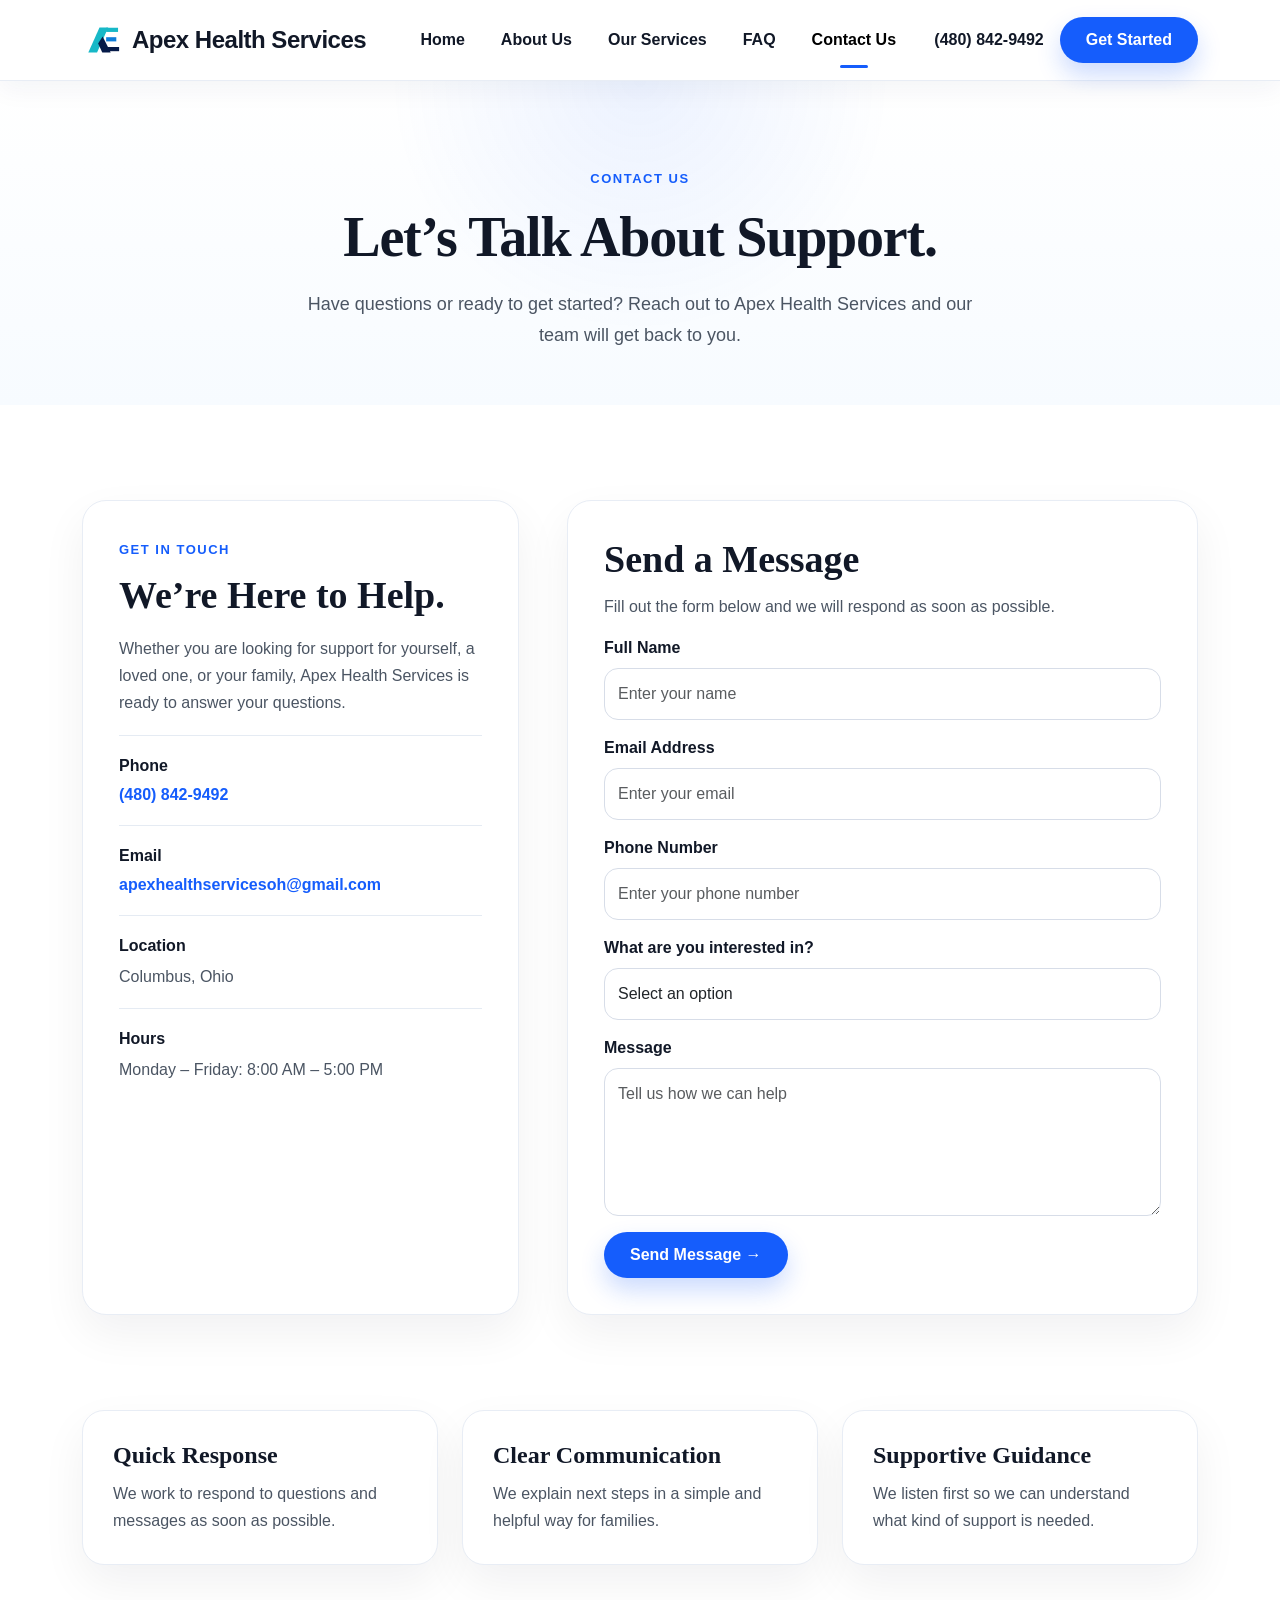
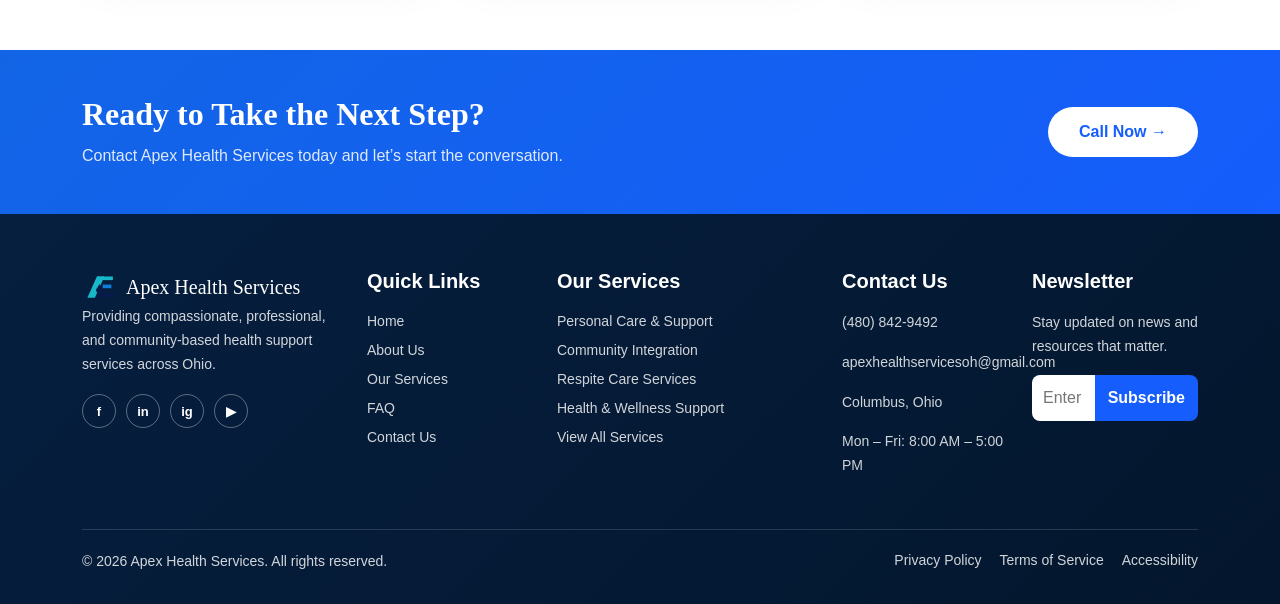
<file: contact.html>
<!DOCTYPE html>
<html lang="en">
<head>
  <!-- basic page setup -->
  <meta charset="UTF-8" />
  <meta name="viewport" content="width=device-width, initial-scale=1.0" />

  <!-- page title -->
  <title>Apex Health Services - Contact Us</title>

  <!-- bootstrap for layout -->
  <link href="https://cdn.jsdelivr.net/npm/bootstrap@5.3.3/dist/css/bootstrap.min.css" rel="stylesheet">

  <!-- my css file -->
  <link rel="stylesheet" href="style.css" />
</head>

<body>

<!-- navbar -->
<nav class="navbar navbar-expand-lg bg-white sticky-top custom-navbar">
  <div class="container">

    <!-- logo and business name -->
    <a class="navbar-brand d-flex align-items-center gap-2 fw-bold brand-text" href="index.html">
      <img src="images/logo.svg" alt="Apex Health Services Logo" class="nav-logo">
      <span class="d-none d-md-inline">Apex Health Services</span>
      <span class="d-inline d-md-none">Apex Health</span>
    </a>

    <!-- mobile menu button -->
    <button class="navbar-toggler" type="button" data-bs-toggle="collapse" data-bs-target="#mainNav">
      <span class="navbar-toggler-icon"></span>
    </button>

    <!-- navbar links -->
    <div class="collapse navbar-collapse" id="mainNav">
      <ul class="navbar-nav mx-auto">
        <li class="nav-item"><a class="nav-link" href="index.html">Home</a></li>
        <li class="nav-item"><a class="nav-link" href="about.html">About Us</a></li>
        <li class="nav-item"><a class="nav-link" href="services.html">Our Services</a></li>
        <li class="nav-item"><a class="nav-link" href="index.html#faq">FAQ</a></li>
        <li class="nav-item"><a class="nav-link active" href="contact.html">Contact Us</a></li>
      </ul>

      <!-- phone number and button -->
      <div class="nav-right d-flex align-items-center gap-3">
        <a href="tel:4808429492" class="nav-phone d-none d-lg-inline">(480) 842-9492</a>
        <a href="contact.html" class="btn blue-btn">Get Started</a>
      </div>
    </div>
  </div>
</nav>


<!-- contact hero -->
<header class="contact-hero">
  <div class="container text-center reveal">
    <span class="section-label">CONTACT US</span>
    <h1>Let’s Talk About Support.</h1>
    <p>
      Have questions or ready to get started? Reach out to Apex Health Services
      and our team will get back to you.
    </p>
  </div>
</header>


<!-- contact main section -->
<main class="container section-space">
  <div class="row g-5">

    <!-- left side contact info -->
    <div class="col-lg-5 reveal">
      <div class="contact-info-card h-100">
        <span class="section-label">GET IN TOUCH</span>
        <h2>We’re Here to Help.</h2>

        <p>
          Whether you are looking for support for yourself, a loved one, or your
          family, Apex Health Services is ready to answer your questions.
        </p>

        <!-- contact item -->
        <div class="contact-line">
          <strong>Phone</strong>
          <a href="tel:4808429492">(480) 842-9492</a>
        </div>

        <!-- contact item -->
        <div class="contact-line">
          <strong>Email</strong>
          <a href="mailto:apexhealthservicesoh@gmail.com">apexhealthservicesoh@gmail.com</a>
        </div>

        <!-- contact item -->
        <div class="contact-line">
          <strong>Location</strong>
          <p>Columbus, Ohio</p>
        </div>

        <!-- contact item -->
        <div class="contact-line">
          <strong>Hours</strong>
          <p>Monday – Friday: 8:00 AM – 5:00 PM</p>
        </div>
      </div>
    </div>

    <!-- right side contact form -->
    <div class="col-lg-7 reveal delay-1">
      <div class="contact-form-card">
        <h2>Send a Message</h2>
        <p>
          Fill out the form below and we will respond as soon as possible.
        </p>

        <!-- formspree form -->
        <form action="https://formspree.io/f/mpqbznvz" method="POST" id="contactForm" novalidate>

          <!-- spam protection -->
          <input type="text" name="_gotcha" style="display:none">

          <!-- name input -->
          <div class="mb-3">
            <label class="form-label">Full Name</label>
            <input name="name" type="text" class="form-control" placeholder="Enter your name" required>
          </div>

          <!-- email input -->
          <div class="mb-3">
            <label class="form-label">Email Address</label>
            <input name="email" type="email" class="form-control" placeholder="Enter your email" required>
          </div>

          <!-- phone input -->
          <div class="mb-3">
            <label class="form-label">Phone Number</label>
            <input name="phone" type="tel" class="form-control" placeholder="Enter your phone number">
          </div>

          <!-- service dropdown -->
          <div class="mb-3">
            <label class="form-label">What are you interested in?</label>
            <select name="service" class="form-control">
              <option value="">Select an option</option>
              <option value="Personal Care Support">Personal Care & Support</option>
              <option value="Community Integration">Community Integration</option>
              <option value="Respite Care Services">Respite Care Services</option>
              <option value="Health and Wellness Support">Health & Wellness Support</option>
              <option value="General Question">General Question</option>
            </select>
          </div>

          <!-- message box -->
          <div class="mb-3">
            <label class="form-label">Message</label>
            <textarea name="message" class="form-control" rows="5" placeholder="Tell us how we can help" required></textarea>
          </div>

          <!-- submit button -->
          <button type="submit" class="btn blue-btn">Send Message <span>→</span></button>
        </form>

        <!-- success message -->
        <p id="successMessage" class="success-message mt-3">
          Thank you! Your message has been sent successfully.
        </p>
      </div>
    </div>

  </div>
</main>


<!-- small contact cards -->
<section class="container contact-bottom-section">
  <div class="row g-4">

    <!-- card 1 -->
    <div class="col-md-4 reveal">
      <div class="contact-small-card">
        <h4>Quick Response</h4>
        <p>We work to respond to questions and messages as soon as possible.</p>
      </div>
    </div>

    <!-- card 2 -->
    <div class="col-md-4 reveal delay-1">
      <div class="contact-small-card">
        <h4>Clear Communication</h4>
        <p>We explain next steps in a simple and helpful way for families.</p>
      </div>
    </div>

    <!-- card 3 -->
    <div class="col-md-4 reveal delay-2">
      <div class="contact-small-card">
        <h4>Supportive Guidance</h4>
        <p>We listen first so we can understand what kind of support is needed.</p>
      </div>
    </div>

  </div>
</section>


<!-- final call to action -->
<section class="final-cta reveal">
  <div class="container">
    <div class="final-cta-box">

      <div>
        <h2>Ready to Take the Next Step?</h2>
        <p>Contact Apex Health Services today and let’s start the conversation.</p>
      </div>

      <a href="tel:4808429492" class="btn white-cta-btn">Call Now <span>→</span></a>

    </div>
  </div>
</section>


<!-- footer -->
<footer>
  <div class="container">
    <div class="row g-4">

      <!-- footer brand -->
      <div class="col-lg-3">
        <div class="footer-brand d-flex align-items-center gap-2">
          <img src="images/logo.svg" alt="Apex Health Services Logo">
          <h4>Apex Health Services</h4>
        </div>

        <p>
          Providing compassionate, professional, and community-based health
          support services across Ohio.
        </p>

        <div class="socials">
          <span>f</span>
          <span>in</span>
          <span>ig</span>
          <span>▶</span>
        </div>
      </div>

      <!-- footer links -->
      <div class="col-lg-2 col-md-6">
        <h5>Quick Links</h5>
        <a href="index.html">Home</a>
        <a href="about.html">About Us</a>
        <a href="services.html">Our Services</a>
        <a href="index.html#faq">FAQ</a>
        <a href="contact.html">Contact Us</a>
      </div>

      <!-- footer services -->
      <div class="col-lg-3 col-md-6">
        <h5>Our Services</h5>
        <a href="services.html">Personal Care & Support</a>
        <a href="services.html">Community Integration</a>
        <a href="services.html">Respite Care Services</a>
        <a href="services.html">Health & Wellness Support</a>
        <a href="services.html">View All Services</a>
      </div>

      <!-- footer contact -->
      <div class="col-lg-2 col-md-6">
        <h5>Contact Us</h5>
        <p>(480) 842-9492</p>
        <p>apexhealthservicesoh@gmail.com</p>
        <p>Columbus, Ohio</p>
        <p>Mon – Fri: 8:00 AM – 5:00 PM</p>
      </div>

      <!-- newsletter -->
      <div class="col-lg-2 col-md-6">
        <h5>Newsletter</h5>
        <p>Stay updated on news and resources that matter.</p>

        <form class="newsletter-form">
          <input type="email" placeholder="Enter your email">
          <button type="submit">Subscribe</button>
        </form>
      </div>

    </div>

    <!-- bottom footer -->
    <div class="footer-bottom">
      <p>&copy; 2026 Apex Health Services. All rights reserved.</p>

      <div>
        <a href="#">Privacy Policy</a>
        <a href="#">Terms of Service</a>
        <a href="#">Accessibility</a>
      </div>
    </div>
  </div>
</footer>


<!-- this makes sections show up when scrolling -->
<script>
  const revealElements = document.querySelectorAll(".reveal");

  function revealOnScroll() {
    for (let i = 0; i < revealElements.length; i++) {
      const windowHeight = window.innerHeight;
      const elementTop = revealElements[i].getBoundingClientRect().top;
      const revealPoint = 120;

      if (elementTop < windowHeight - revealPoint) {
        revealElements[i].classList.add("active");
      }
    }
  }

  window.addEventListener("scroll", revealOnScroll);
  window.addEventListener("load", revealOnScroll);
</script>


<!-- contact form success message -->
<script>
  const form = document.getElementById("contactForm");

  form.addEventListener("submit", async function (event) {
    event.preventDefault();

    const data = new FormData(form);

    try {
      const response = await fetch(form.action, {
        method: form.method,
        body: data,
        headers: {
          "Accept": "application/json"
        }
      });

      if (response.ok) {
        document.getElementById("successMessage").style.display = "block";
        form.reset();
      } else {
        alert("Something went wrong. Please try again.");
      }
    } catch (error) {
      alert("Network error. Please check your connection.");
    }
  });
</script>

<!-- bootstrap script -->
<script src="https://cdn.jsdelivr.net/npm/bootstrap@5.3.3/dist/js/bootstrap.bundle.min.js"></script>

</body>
</html>
</file>
<file: style.css>
/* page setup */
html {
  scroll-behavior: smooth;
}

body {
  font-family: Arial, sans-serif;
  background-color: #ffffff;
  color: #111827;
  overflow-x: hidden;
}

/* main headings */
h1,
h2,
h3,
h4,
h5 {
  font-family: Georgia, "Times New Roman", serif;
  color: #111827;
}

/* normal text */
p {
  color: #4b5563;
  line-height: 1.7;
}


/* navbar */
.custom-navbar {
  border-bottom: 1px solid #e8edf5;
  padding: 14px 0;
  box-shadow: 0 8px 25px rgba(10, 40, 90, 0.05);
}

.brand-text {
  color: #111827;
  font-size: 24px;
  letter-spacing: -0.5px;
}

.nav-logo {
  width: 42px;
  height: 42px;
  object-fit: contain;
}

.nav-link {
  color: #111827;
  font-weight: 700;
  margin: 0 10px;
  position: relative;
}

.nav-link:hover,
.nav-link.active {
  color: #155dfc;
}

.nav-link.active::after {
  content: "";
  width: 28px;
  height: 3px;
  background-color: #155dfc;
  border-radius: 20px;
  position: absolute;
  left: 50%;
  bottom: -8px;
  transform: translateX(-50%);
}

.nav-phone {
  color: #111827;
  font-weight: 700;
  text-decoration: none;
}

.nav-phone:hover {
  color: #155dfc;
}


/* buttons */
.blue-btn {
  background-color: #155dfc;
  color: white;
  border-radius: 30px;
  padding: 11px 26px;
  font-weight: 800;
  border: none;
  box-shadow: 0 12px 25px rgba(21, 93, 252, 0.22);
  transition: 0.25s ease;
}

.blue-btn:hover {
  background-color: #0d46c7;
  color: white;
  transform: translateY(-2px);
}

.outline-btn {
  background-color: white;
  color: #111827;
  border: 1px solid #155dfc;
  border-radius: 30px;
  padding: 11px 26px;
  font-weight: 800;
  transition: 0.25s ease;
}

.outline-btn:hover {
  background-color: #eff5ff;
  color: #155dfc;
  transform: translateY(-2px);
}

.white-cta-btn {
  background-color: white;
  color: #155dfc;
  border-radius: 30px;
  padding: 12px 30px;
  font-weight: 800;
}

.white-cta-btn:hover {
  background-color: #f4f8ff;
  color: #0d46c7;
}


/* hero section */
.hero-section {
  padding: 70px 0 45px;
  background:
    radial-gradient(circle at left top, rgba(21, 93, 252, 0.08), transparent 32%),
    linear-gradient(180deg, #ffffff 0%, #fbfdff 100%);
}

.hero-section h1 {
  font-size: 58px;
  line-height: 1.05;
  font-weight: 800;
  margin-bottom: 22px;
}

.hero-section p {
  font-size: 18px;
  max-width: 560px;
  margin-bottom: 28px;
}

.hero-image-wrap {
  border-radius: 38px 0 0 38px;
  overflow: hidden;
  box-shadow: 0 28px 60px rgba(15, 23, 42, 0.16);
  border: 1px solid rgba(21, 93, 252, 0.12);
  background-color: #eef5ff;
}

.hero-img {
  width: 100%;
  height: 390px;
  object-fit: cover;
  display: block;
}


/* feature strip */
.feature-strip {
  margin-top: -5px;
  background-color: white;
  border: 1px solid #e5ebf3;
  border-radius: 22px;
  box-shadow: 0 18px 45px rgba(15, 23, 42, 0.08);
  overflow: hidden;
}

.feature-item {
  padding: 34px 30px;
  border-right: 1px solid #e5ebf3;
  height: 100%;
}

.feature-item.last {
  border-right: none;
}

.feature-line {
  width: 48px;
  height: 4px;
  background: linear-gradient(90deg, #155dfc, #07877f);
  border-radius: 20px;
  margin-bottom: 18px;
}

.feature-item h4 {
  font-size: 21px;
  line-height: 1.2;
  font-weight: 800;
}

.feature-item p {
  font-size: 15px;
  color: #4b5563;
  margin-bottom: 0;
}


/* general sections */
.section-space {
  padding-top: 85px;
  padding-bottom: 85px;
}

.section-label {
  color: #155dfc;
  font-size: 13px;
  font-weight: 900;
  letter-spacing: 1.5px;
  text-transform: uppercase;
}

.light-label {
  color: #bdeee8;
  font-size: 13px;
  font-weight: 900;
  letter-spacing: 1.5px;
  text-transform: uppercase;
}

.section-title {
  font-size: 40px;
  font-weight: 800;
  margin-top: 12px;
}

.section-subtitle {
  max-width: 650px;
  margin: 10px auto 0;
}


/* services */
.service-card {
  border: 1px solid #e5ebf3;
  border-radius: 22px;
  background-color: white;
  overflow: hidden;
  transition: 0.25s ease;
  box-shadow: 0 12px 35px rgba(15, 23, 42, 0.05);
}

.service-card:hover {
  transform: translateY(-8px);
  box-shadow: 0 24px 55px rgba(21, 93, 252, 0.14);
}

.service-img {
  width: 100%;
  height: 170px;
  object-fit: cover;
  display: block;
  background-color: #eef5ff;
}

.service-content {
  padding: 24px;
}

.service-card h3 {
  font-size: 21px;
  font-weight: 800;
  margin-bottom: 12px;
}

.service-card p {
  font-size: 15px;
  margin-bottom: 15px;
}

.service-card a {
  color: #155dfc;
  text-decoration: none;
  font-weight: 800;
}


/* why choose section */
.blue-impact-section {
  background:
    linear-gradient(135deg, rgba(7, 135, 127, 0.22), rgba(21, 93, 252, 0.95)),
    #155dfc;
  padding: 75px 0;
}

.blue-impact-section h2,
.blue-impact-section h3,
.blue-impact-section p {
  color: white;
}

.blue-impact-section h2 {
  font-size: 36px;
  font-weight: 800;
}

.blue-impact-section p {
  color: rgba(255, 255, 255, 0.86);
}

.stat-box {
  border-left: 1px solid rgba(255, 255, 255, 0.28);
  padding-left: 25px;
  min-height: 120px;
}

.stat-box h3 {
  font-size: 38px;
  margin-bottom: 8px;
}

.stat-box p {
  font-size: 15px;
  margin-bottom: 0;
}


/* story section */
.story-section h2 {
  font-size: 42px;
  font-weight: 800;
  margin-top: 12px;
}

.story-img {
  width: 100%;
  height: 360px;
  object-fit: cover;
  display: block;
  border-radius: 24px;
  box-shadow: 0 25px 55px rgba(15, 23, 42, 0.15);
  background-color: #eef5ff;
}


/* moving reviews */
.review-marquee-section {
  background-color: #155dfc;
  overflow: hidden;
  padding-top: 75px;
  padding-bottom: 75px;
}

.review-pill {
  display: inline-block;
  color: white;
  border: 1px solid rgba(255, 255, 255, 0.65);
  border-radius: 30px;
  padding: 8px 22px;
  font-size: 13px;
  font-weight: 900;
  letter-spacing: 1.5px;
  margin-bottom: 18px;
}

.review-subtitle {
  color: rgba(255, 255, 255, 0.82);
  max-width: 680px;
  margin: 10px auto 0;
}

.review-marquee {
  width: 100%;
  overflow: hidden;
  margin-bottom: 24px;
}

.second-row {
  margin-bottom: 0;
}

.review-track {
  display: flex;
  gap: 22px;
  width: max-content;
}

.review-track-left {
  animation: moveLeft 35s linear infinite;
}

.review-track-right {
  animation: moveRight 38s linear infinite;
}

.review-card {
  width: 340px;
  background-color: white;
  border-radius: 18px;
  padding: 24px;
  box-shadow: 0 15px 35px rgba(0, 0, 0, 0.18);
}

.review-card p {
  color: #4b5563;
  font-size: 15px;
  min-height: 78px;
}

.review-card h5 {
  font-family: Arial, sans-serif;
  font-size: 16px;
  font-weight: 900;
  margin-bottom: 2px;
}

.review-card span {
  color: #6b7280;
  font-size: 14px;
}

.stars {
  color: #155dfc;
  font-size: 20px;
  letter-spacing: 2px;
  margin-bottom: 14px;
}

@keyframes moveLeft {
  from {
    transform: translateX(0);
  }

  to {
    transform: translateX(-45%);
  }
}

@keyframes moveRight {
  from {
    transform: translateX(-45%);
  }

  to {
    transform: translateX(0);
  }
}

.review-marquee:hover .review-track {
  animation-play-state: paused;
}


/* how it works */
.process-section {
  background-color: #f7fbff;
}

.process-card {
  background-color: white;
  border: 1px solid #e5ebf3;
  border-radius: 22px;
  padding: 28px;
  height: 100%;
  transition: 0.25s ease;
}

.process-card:hover {
  transform: translateY(-6px);
  box-shadow: 0 18px 45px rgba(21, 93, 252, 0.12);
}

.step-number {
  width: 42px;
  height: 42px;
  background-color: #155dfc;
  color: white;
  border-radius: 50%;
  display: grid;
  place-items: center;
  font-weight: 900;
  margin-bottom: 20px;
}


/* faq */
.faq-section {
  background: linear-gradient(180deg, #ffffff 0%, #f2f7ff 100%);
}

.faq-pill {
  display: inline-block;
  color: #155dfc;
  border: 2px solid #155dfc;
  border-radius: 30px;
  padding: 7px 20px;
  font-size: 13px;
  font-weight: 900;
  letter-spacing: 1px;
  margin-bottom: 18px;
}

.faq-wrapper {
  max-width: 820px;
  margin: 0 auto;
}

.faq-wrapper details {
  background-color: white;
  border: 1px solid #e5ebf3;
  border-radius: 16px;
  margin-bottom: 14px;
  padding: 24px 28px;
  box-shadow: 0 12px 25px rgba(15, 23, 42, 0.04);
}

.faq-wrapper summary {
  cursor: pointer;
  list-style: none;
  font-size: 21px;
  font-weight: 800;
  color: #111827;
  display: flex;
  justify-content: space-between;
  align-items: center;
}

.faq-wrapper summary::-webkit-details-marker {
  display: none;
}

.faq-wrapper summary::after {
  content: "+";
  width: 34px;
  height: 34px;
  border: 1px solid #d7dde8;
  border-radius: 50%;
  display: grid;
  place-items: center;
  color: #6b7280;
  font-weight: 400;
  flex-shrink: 0;
}

.faq-wrapper details[open] summary::after {
  content: "−";
}

.faq-wrapper details p {
  margin-top: 15px;
  margin-bottom: 0;
  font-size: 17px;
  color: #4b5563;
}


/* final button section */
.final-cta {
  background-color: #155dfc;
  padding: 45px 0;
}

.final-cta-box {
  display: flex;
  align-items: center;
  justify-content: space-between;
  gap: 30px;
}

.final-cta h2 {
  color: white;
  font-size: 32px;
  font-weight: 800;
}

.final-cta p {
  color: rgba(255, 255, 255, 0.86);
  margin-bottom: 0;
}


/* footer */
footer {
  background-color: #061f3f;
  color: white;
  padding: 55px 0 25px;
}

.footer-brand img {
  width: 36px;
  height: 36px;
}

.footer-brand h4 {
  color: white;
  font-size: 20px;
  margin-bottom: 0;
}

footer h5 {
  color: white;
  font-family: Arial, sans-serif;
  font-weight: 900;
  margin-bottom: 18px;
}

footer p,
footer a {
  color: rgba(255, 255, 255, 0.82);
  font-size: 14px;
}

footer a {
  display: block;
  text-decoration: none;
  margin-bottom: 8px;
}

footer a:hover {
  color: white;
}

.socials {
  display: flex;
  gap: 10px;
  margin-top: 18px;
}

.socials span {
  width: 34px;
  height: 34px;
  border: 1px solid rgba(255, 255, 255, 0.35);
  border-radius: 50%;
  display: grid;
  place-items: center;
  font-size: 13px;
  font-weight: 800;
}

.newsletter-form {
  display: flex;
}

.newsletter-form input {
  width: 100%;
  border: none;
  padding: 11px;
  border-radius: 8px 0 0 8px;
}

.newsletter-form button {
  border: none;
  background-color: #155dfc;
  color: white;
  padding: 11px 13px;
  border-radius: 0 8px 8px 0;
  font-weight: 800;
}

.footer-bottom {
  border-top: 1px solid rgba(255, 255, 255, 0.14);
  margin-top: 35px;
  padding-top: 20px;
  display: flex;
  justify-content: space-between;
  gap: 20px;
}

.footer-bottom p {
  margin-bottom: 0;
}

.footer-bottom div {
  display: flex;
  gap: 18px;
}


/* scroll pop-up effect */
.reveal {
  opacity: 0;
  transform: translateY(45px);
  transition: all 0.75s ease;
}

.reveal.active {
  opacity: 1;
  transform: translateY(0);
}

.delay-1 {
  transition-delay: 0.12s;
}

.delay-2 {
  transition-delay: 0.22s;
}

.delay-3 {
  transition-delay: 0.32s;
}


/* tablet screen */
@media (max-width: 992px) {
  .hero-section h1 {
    font-size: 44px;
  }

  .hero-img {
    height: 300px;
  }

  .hero-image-wrap {
    border-radius: 28px;
  }

  .feature-item {
    border-right: none;
    border-bottom: 1px solid #e5ebf3;
  }

  .final-cta-box,
  .footer-bottom {
    flex-direction: column;
    align-items: flex-start;
  }

  .stat-box {
    border-left: none;
    border-top: 1px solid rgba(255, 255, 255, 0.28);
    padding-left: 0;
    padding-top: 20px;
  }
}


/* phone screen */
@media (max-width: 576px) {
  .hero-section {
    padding-top: 45px;
  }

  .hero-section h1 {
    font-size: 36px;
  }

  .section-title,
  .story-section h2 {
    font-size: 31px;
  }

  .blue-btn,
  .outline-btn,
  .white-cta-btn {
    width: 100%;
    text-align: center;
  }

  .brand-text {
    font-size: 20px;
  }

  .nav-logo {
    width: 36px;
    height: 36px;
  }

  .review-card {
    width: 300px;
  }

  .review-marquee-section {
    padding-top: 60px;
    padding-bottom: 60px;
  }

  .faq-wrapper summary {
    font-size: 18px;
  }

  .footer-bottom div {
    flex-direction: column;
    gap: 4px;
  }
}
/* inner page hero */
.inner-hero {
  padding: 75px 0;
  background:
    radial-gradient(circle at left top, rgba(21, 93, 252, 0.08), transparent 32%),
    linear-gradient(180deg, #ffffff 0%, #f7fbff 100%);
}

.inner-hero h1 {
  font-size: 56px;
  line-height: 1.05;
  font-weight: 800;
  margin-top: 14px;
  margin-bottom: 22px;
}

.inner-hero p {
  font-size: 18px;
  max-width: 560px;
  margin-bottom: 28px;
}

.inner-hero-img {
  width: 100%;
  height: 390px;
  object-fit: cover;
  display: block;
  border-radius: 30px;
  box-shadow: 0 25px 55px rgba(15, 23, 42, 0.15);
  background-color: #eef5ff;
}

/* service detail cards for services page */
.service-detail-card {
  background-color: white;
  border: 1px solid #e5ebf3;
  border-radius: 22px;
  overflow: hidden;
  box-shadow: 0 12px 35px rgba(15, 23, 42, 0.05);
  transition: 0.25s ease;
}

.service-detail-card:hover {
  transform: translateY(-8px);
  box-shadow: 0 24px 55px rgba(21, 93, 252, 0.14);
}

.service-detail-card img {
  width: 100%;
  height: 210px;
  object-fit: cover;
  display: block;
  background-color: #eef5ff;
}

.service-detail-content {
  padding: 28px;
}

.service-detail-content h3 {
  font-size: 24px;
  font-weight: 800;
  margin-bottom: 12px;
}

.service-detail-content p {
  font-size: 15px;
}

.service-detail-content ul {
  padding-left: 18px;
  margin-bottom: 0;
}

.service-detail-content li {
  color: #4b5563;
  margin-bottom: 8px;
}

/* approach cards */
.approach-card {
  background-color: white;
  border: 1px solid #e5ebf3;
  border-radius: 22px;
  padding: 32px;
  height: 100%;
  box-shadow: 0 12px 35px rgba(15, 23, 42, 0.05);
}

.approach-card span {
  color: #155dfc;
  font-weight: 900;
  letter-spacing: 1.5px;
  font-size: 13px;
}

.approach-card h4 {
  font-size: 24px;
  font-weight: 800;
  margin-top: 12px;
  margin-bottom: 12px;
}

.approach-card p {
  margin-bottom: 0;
}

/* phone fixes for inner pages */
@media (max-width: 576px) {
  .inner-hero h1 {
    font-size: 36px;
  }

  .inner-hero-img {
    height: 300px;
  }

  .service-detail-card img {
    height: 190px;
  }
}
/* about page image */
.about-img {
  width: 100%;
  height: 390px;
  object-fit: cover;
  display: block;
  border-radius: 28px;
  box-shadow: 0 25px 55px rgba(15, 23, 42, 0.15);
  background-color: #eef5ff;
}

/* about page heading */
.about-heading {
  font-size: 42px;
  font-weight: 800;
  margin-top: 12px;
  margin-bottom: 20px;
}

/* blue section on about page */
.about-blue-section {
  background:
    linear-gradient(135deg, rgba(7, 135, 127, 0.22), rgba(21, 93, 252, 0.95)),
    #155dfc;
  padding: 80px 0;
}

.about-blue-section h2,
.about-blue-section p {
  color: white;
}

.about-blue-section h2 {
  font-size: 38px;
  font-weight: 800;
  margin-top: 12px;
}

/* value cards inside blue section */
.value-card {
  background-color: white;
  border-radius: 22px;
  padding: 28px;
  height: 100%;
  box-shadow: 0 18px 45px rgba(15, 23, 42, 0.14);
}

.value-card h4 {
  font-size: 24px;
  font-weight: 800;
  margin-bottom: 10px;
}

.value-card p {
  margin-bottom: 0;
}

/* reason cards on about page */
.reason-card {
  background-color: white;
  border: 1px solid #e5ebf3;
  border-radius: 22px;
  padding: 32px;
  box-shadow: 0 12px 35px rgba(15, 23, 42, 0.05);
  transition: 0.25s ease;
}

.reason-card:hover {
  transform: translateY(-6px);
  box-shadow: 0 18px 45px rgba(21, 93, 252, 0.12);
}

.reason-card h4 {
  font-size: 24px;
  font-weight: 800;
  margin-bottom: 12px;
}

.reason-card p {
  margin-bottom: 0;
}

/* contact hero */
.contact-hero {
  padding: 85px 0 55px;
  background:
    radial-gradient(circle at top, rgba(21, 93, 252, 0.08), transparent 35%),
    linear-gradient(180deg, #ffffff 0%, #f7fbff 100%);
}

.contact-hero h1 {
  font-size: 56px;
  font-weight: 800;
  margin-top: 14px;
  margin-bottom: 18px;
}

.contact-hero p {
  max-width: 700px;
  margin: 0 auto;
  font-size: 18px;
}

/* left contact info card */
.contact-info-card {
  border: 1px solid #e5ebf3;
  border-radius: 24px;
  padding: 36px;
  background-color: white;
  box-shadow: 0 18px 45px rgba(15, 23, 42, 0.07);
}

.contact-info-card h2 {
  font-size: 38px;
  font-weight: 800;
  margin-top: 12px;
  margin-bottom: 16px;
}

/* each contact line */
.contact-line {
  border-top: 1px solid #e5ebf3;
  padding-top: 18px;
  margin-top: 18px;
}

.contact-line strong {
  display: block;
  color: #111827;
  margin-bottom: 5px;
}

.contact-line a {
  color: #155dfc;
  text-decoration: none;
  font-weight: 700;
}

.contact-line p {
  margin-bottom: 0;
}

/* contact form card */
.contact-form-card {
  border: 1px solid #e5ebf3;
  border-radius: 24px;
  padding: 36px;
  background-color: white;
  box-shadow: 0 18px 45px rgba(15, 23, 42, 0.07);
}

.contact-form-card h2 {
  font-size: 38px;
  font-weight: 800;
  margin-bottom: 10px;
}

.form-label {
  font-weight: 700;
  color: #111827;
}

.form-control {
  border-radius: 14px;
  padding: 13px;
  border: 1px solid #d7dde8;
}

.form-control:focus {
  border-color: #155dfc;
  box-shadow: 0 0 0 4px rgba(21, 93, 252, 0.12);
}

/* form success message */
.success-message {
  display: none;
  color: #155dfc;
  font-weight: 800;
}

/* small cards under contact */
.contact-bottom-section {
  padding-bottom: 85px;
}

.contact-small-card {
  border: 1px solid #e5ebf3;
  border-radius: 22px;
  padding: 30px;
  background-color: white;
  box-shadow: 0 12px 35px rgba(15, 23, 42, 0.05);
  height: 100%;
}

.contact-small-card h4 {
  font-size: 24px;
  font-weight: 800;
  margin-bottom: 10px;
}

.contact-small-card p {
  margin-bottom: 0;
}

/* phone fixes */
@media (max-width: 576px) {
  .contact-hero h1 {
    font-size: 36px;
  }

  .about-heading,
  .about-blue-section h2,
  .contact-info-card h2,
  .contact-form-card h2 {
    font-size: 31px;
  }

  .about-img {
    height: 300px;
  }

  .contact-info-card,
  .contact-form-card {
    padding: 25px;
  }
}
/* fixes the about page value card text */
.value-card p {
  color: #4b5563 !important;
}

/* keeps the value card headings dark */
.value-card h4 {
  color: #111827 !important;
}
/* this cleans up the approach cards on the services page */
.approach-card {
  background-color: white;
  border: 1px solid #e5ebf3;
  border-radius: 22px;
  padding: 32px;
  height: 100%;
  box-shadow: 0 12px 35px rgba(15, 23, 42, 0.05);
  transition: 0.25s ease;
}

.approach-card:hover {
  transform: translateY(-6px);
  box-shadow: 0 18px 45px rgba(21, 93, 252, 0.12);
}

.approach-card h4 {
  font-size: 24px;
  font-weight: 800;
  margin-top: 18px;
  margin-bottom: 12px;
}

.approach-card p {
  margin-bottom: 0;
  color: #4b5563;
}

/* this hides the old number style if it is still there anywhere */
.approach-card span {
  display: none;
}
/* final polish for the whole website */

/* makes the whole site feel smoother */
body {
  background-color: #ffffff;
}

/* makes the navbar look more premium */
.custom-navbar {
  backdrop-filter: blur(12px);
  background-color: rgba(255, 255, 255, 0.96) !important;
}

/* makes the logo/name area cleaner */
.brand-text {
  color: #111827 !important;
  font-weight: 900;
}

/* makes navbar links smoother */
.nav-link {
  transition: 0.25s ease;
}

/* makes buttons feel more expensive */
.blue-btn,
.outline-btn,
.white-cta-btn {
  transition: 0.25s ease;
}

.blue-btn:hover,
.outline-btn:hover,
.white-cta-btn:hover {
  transform: translateY(-3px);
}

/* makes sections breathe better */
.section-space {
  padding-top: 95px;
  padding-bottom: 95px;
}

/* makes big page titles cleaner */
.hero-section h1,
.inner-hero h1,
.contact-hero h1 {
  letter-spacing: -1.2px;
}

/* makes section titles cleaner */
.section-title {
  letter-spacing: -0.7px;
}

/* makes cards look more modern */
.service-card,
.service-detail-card,
.reason-card,
.approach-card,
.process-card,
.contact-info-card,
.contact-form-card,
.contact-small-card,
.faq-wrapper details {
  border-color: #e8edf5;
  box-shadow: 0 18px 45px rgba(15, 23, 42, 0.06);
}

/* makes card hover feel smooth */
.service-card,
.service-detail-card,
.reason-card,
.approach-card,
.process-card {
  transition: 0.25s ease;
}

/* makes images look more premium */
.hero-img,
.service-img,
.story-img,
.inner-hero-img,
.about-img,
.service-detail-card img {
  filter: saturate(1.02) contrast(1.02);
}

/* makes blue sections less flat */
.blue-impact-section,
.final-cta,
.review-marquee-section,
.about-blue-section {
  background:
    linear-gradient(135deg, rgba(7, 135, 127, 0.18), rgba(21, 93, 252, 0.96)),
    #155dfc;
}

/* makes review cards a little cleaner */
.review-card {
  border: 1px solid rgba(255, 255, 255, 0.14);
}

/* makes FAQ feel cleaner */
.faq-section {
  background:
    radial-gradient(circle at top left, rgba(21, 93, 252, 0.08), transparent 30%),
    linear-gradient(180deg, #ffffff 0%, #f3f8ff 100%);
}

/* makes footer look cleaner */
footer {
  background:
    linear-gradient(135deg, #061f3f 0%, #03162d 100%);
}

/* makes footer links smoother */
footer a {
  transition: 0.2s ease;
}

footer a:hover {
  color: #ffffff;
  padding-left: 3px;
}

/* makes forms feel better */
.form-control,
.newsletter-form input {
  transition: 0.2s ease;
}

/* makes mobile spacing better */
@media (max-width: 768px) {
  .section-space {
    padding-top: 65px;
    padding-bottom: 65px;
  }

  .hero-section {
    padding-top: 55px;
  }

  .hero-section h1,
  .inner-hero h1,
  .contact-hero h1 {
    font-size: 38px;
    line-height: 1.1;
  }

  .section-title {
    font-size: 32px;
  }

  .feature-strip {
    border-radius: 18px;
  }

  .feature-item {
    padding: 28px;
  }

  .review-card {
    width: 295px;
  }
}
</file>
